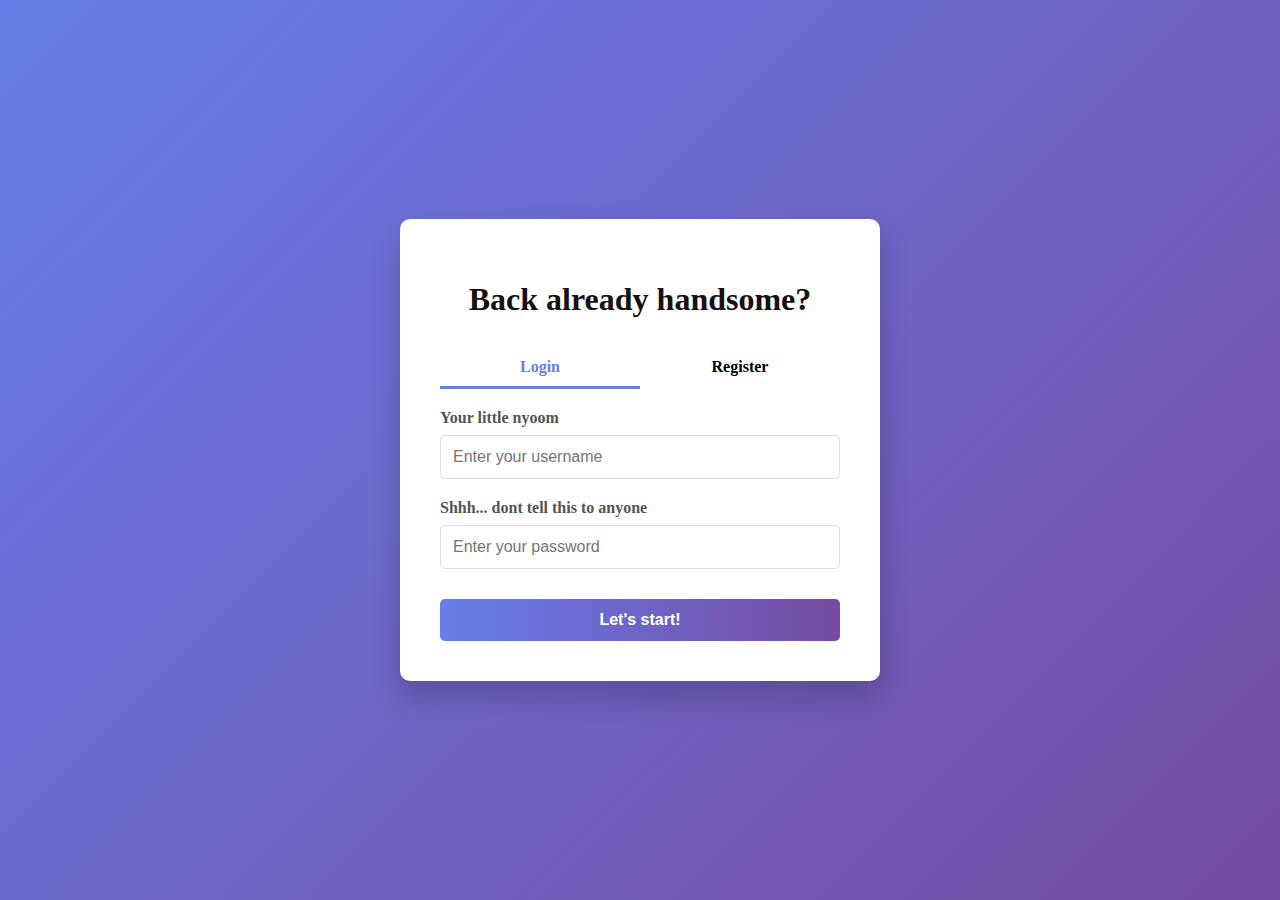
<file: index.html>
<!DOCTYPE html>
<html lang="en">
<head>
    <meta charset="UTF-8">
    <meta name="viewport" content="width=device-width, initial-scale=1.0">
    <link rel="stylesheet" hfr> 
    <title>DoggerBunch</title>
    <style>
        body {
            font-family: 'Segoe UI', Tahoma;
            background: linear-gradient(135deg, #667eea 0%, #764ba2 100%);
            margin: 0;
            padding: 0;
            height: 100vh;
            display: flex;
            justify-content: center;
            align-items: center;
            cursor: url('cursor.cur2'), auto;
            
        }
        .container {
            background-color: white;
            border-radius: 10px;
            box-shadow: 0 15px 30px rgba(0, 0, 0, 0.2);
            width: 400px;
            padding: 40px;
            text-align: center;
            
        }
   
        .heart {
            position: absolute;
            width: 30px;
            height: 30px;
            animation: heart-pop 0.8s ease-out forwards;
            pointer-events: none;
            background-image: url('data:image/svg+xml;utf8,<svg xmlns="http://www.w3.org/2000/svg" viewBox="0 0 24 24"><path fill="%23ff1493" d="M12 21.35l-1.45-1.32C5.4 15.36 2 12.28 2 8.5 2 5.42 4.42 3 7.5 3c1.74 0 3.41.81 4.5 2.09C13.09 3.81 14.76 3 16.5 3 19.58 3 22 5.42 22 8.5c0 3.78-3.4 6.86-8.55 11.54L12 21.35z"/></svg>');
        }
        @keyframes heart-pop {
            0% {
                transform: scale(0) translateY(0);
                opacity: 1;
            }
            50% {
                transform: scale(1.2) translateY(-20px);
            }
            100% {
                transform: scale(0) translateY(-40px);
                opacity: 0;
            }
        }
        h1 {
            color: #161111;
            margin-bottom: 30px;
        }
        .form-group {
            margin-bottom: 20px;
            text-align: left;
        }
        label {
            display: block;
            margin-bottom: 8px;
            font-weight: 600;
            color: #555;
        }
        input {
            width: 100%;
            padding: 12px;
            border: 1px solid #ddd;
            border-radius: 5px;
            font-size: 16px;
            box-sizing: border-box;
        }
        button {
            background: linear-gradient(to right, #667eea, #764ba2);
            color: white;
            border: none;
            padding: 12px 20px;
            border-radius: 5px;
            cursor: pointer;
            font-size: 16px;
            font-weight: 600;
            width: 100%;
            margin-top: 10px;
            transition: all 0.3s ease;
        }
        button:hover {
            transform: translateY(-2px);
            box-shadow: 0 5px 15px rgba(0, 0, 0, 0.1);
        }
        .tabs {
            display: flex;
            margin-bottom: 20px;
        }
        .tab {
            flex: 1;
            padding: 10px;
            cursor: pointer;
            border-bottom: 3px solid transparent;
            font-weight: 600;
        }
        .tab.active {
            border-bottom: 3px solid #667eea;
            color: #667eea;
        }
        .form-container {
            display: none;
        }
        .form-container.active {
            display: block;
        }
        .error {
            color: #e74c3c;
            font-size: 14px;
            margin-top: 5px;
            display: none;
        }
    </style>
</head>
<body>
   
        <script>
            const cursor = document.getElementById('cursor');
            
            document.addEventListener('mousemove', (e) => {
                cursor.style.left = `${e.clientX}px`;
                cursor.style.top = `${e.clientY}px`;
            });
    
            document.addEventListener('click', (e) => {
                const heart = document.createElement('div');
                heart.className = 'heart';
                heart.style.left = `${e.clientX}px`;
                heart.style.top = `${e.clientY}px`;
                document.body.appendChild(heart);
                
                setTimeout(() => heart.remove(), 1800);
            });
        </script>
    <div class="container">
        <h1>Back already handsome?</h1>
        
        <div class="tabs">
            <div class="tab active" onclick="switchTab('login')">Login</div>
            <div class="tab" onclick="switchTab('register')">Register</div>
        </div>
        
        <div id="login-form" class="form-container active">
            <div class="form-group">
                <label for="login-username">Your little nyoom</label>
                <input type="text" id="login-username" placeholder="Enter your username">
                <div id="login-username-error" class="error">Username is required</div>
            </div>
            <div class="form-group">
                <label for="login-password">Shhh... dont tell this to anyone</label>
                <input type="password" id="login-password" placeholder="Enter your password">
                <div id="login-password-error" class="error">Password is required</div>
            </div>
            <button onclick="login()">Let's start!</button>
        </div>
        
        <div id="register-form" class="form-container">
            <div class="form-group">
                <label for="register-username">Username</label>
                <input type="text" id="register-username" placeholder="Choose a username">
                <div id="register-username-error" class="error">Username must be at least 3 characters</div>
            </div>
            <div class="form-group">
                <label for="register-password">Password</label>
                <input type="password" id="register-password" placeholder="Choose a password">
                <div id="register-password-error" class="error">Password must be at least 6 characters</div>
            </div>
            <div class="form-group">
                <label for="register-email">Email (optional)</label>
                <input type="email" id="register-email" placeholder="Your email address">
            </div>
            <button onclick="register()">Register</button>
        </div>
    </div>

    <script>
        if (!localStorage.getItem('users')) {
            localStorage.setItem('users', JSON.stringify({}));
        }

        function switchTab(tabName) {
            document.querySelectorAll('.tab').forEach(tab => {
                tab.classList.remove('active');
            });
            document.querySelectorAll('.form-container').forEach(form => {
                form.classList.remove('active');
            });
            
            document.querySelector(`.tab[onclick="switchTab('${tabName}')"]`).classList.add('active');
            document.getElementById(`${tabName}-form`).classList.add('active');
        }

        function validateLogin() {
            let isValid = true;
            const username = document.getElementById('login-username').value.trim();
            const password = document.getElementById('login-password').value.trim();
            
            if (!username) {
                document.getElementById('login-username-error').style.display = 'block';
                isValid = false;
            } else {
                document.getElementById('login-username-error').style.display = 'none';
            }
            
            if (!password) {
                document.getElementById('login-password-error').style.display = 'block';
                isValid = false;
            } else {
                document.getElementById('login-password-error').style.display = 'none';
            }
            
            return isValid;
        }

        function validateRegister() {
            let isValid = true;
            const username = document.getElementById('register-username').value.trim();
            const password = document.getElementById('register-password').value.trim();
            
            if (username.length < 3) {
                document.getElementById('register-username-error').style.display = 'block';
                isValid = false;
            } else {
                document.getElementById('register-username-error').style.display = 'none';
            }
            
            if (password.length < 6) {
                document.getElementById('register-password-error').style.display = 'block';
                isValid = false;
            } else {
                document.getElementById('register-password-error').style.display = 'none';
            }
            
            return isValid;
        }

        function login() {
            if (!validateLogin()) return;
            
            const username = document.getElementById('login-username').value.trim();
            const password = document.getElementById('login-password').value.trim();
            
            const users = JSON.parse(localStorage.getItem('users'));
            const user = users[username];
            
            if (user && user.password === password) {

                const userId = 'user_' + Math.random().toString(36).substr(2, 9);
                localStorage.setItem('currentUser', JSON.stringify({
                    username: username,
                    userId: userId
                }));
                
                window.location.href = 'chatroom.html';
            } else {
                alert('Invalid username or password');
            }
        }

        function register() {
            if (!validateRegister()) return;
            
            const username = document.getElementById('register-username').value.trim();
            const password = document.getElementById('register-password').value.trim();
            const email = document.getElementById('register-email').value.trim();
            
            const users = JSON.parse(localStorage.getItem('users'));
            
            if (users[username]) {
                alert('Username already exists');
                return;
            }
            
            users[username] = {
                password: password,
                email: email,
                createdAt: new Date().toISOString()
            };
            
            localStorage.setItem('users', JSON.stringify(users));
            alert('Registration successful! Please login.');
            switchTab('login');

            document.getElementById('login-username').value = username;
            document.getElementById('login-password').value = password;
        }
    </script>
</body>
</html>
</file>
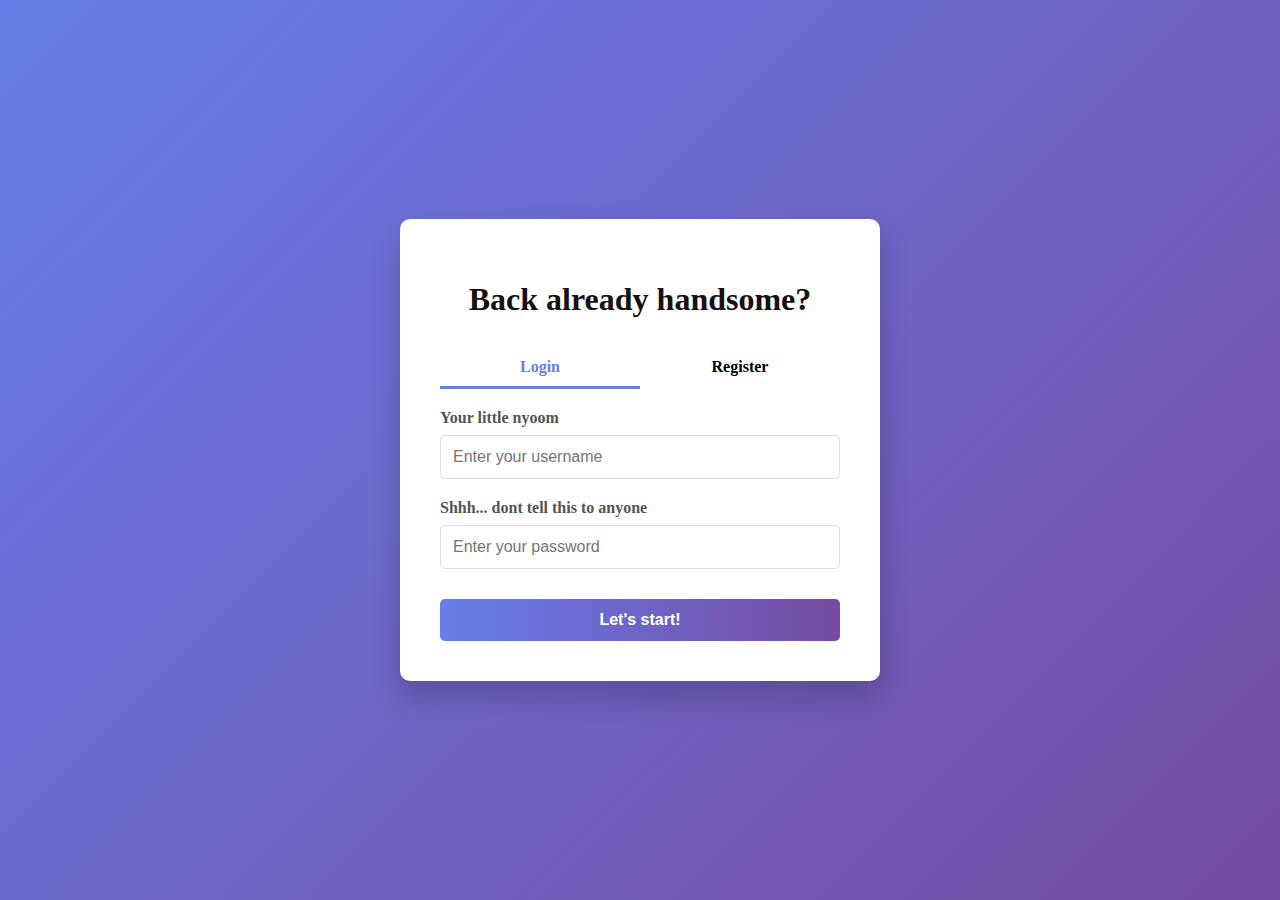
<file: chatroom.html>
<!DOCTYPE html>
<html lang="en">
<head>
    <meta charset="UTF-8">
    <meta name="viewport" content="width=device-width, initial-scale=1.0">
    <title>DoggerBunch</title>
    <style>
        :root {
            --primary-color: #152d95;
            --secondary-color: #921089;
            --dark-color: #2d3748;
            --light-color: #f7fafc;
        }
        
        * {
            box-sizing: border-box;
            margin: 0;
            padding: 0;
        }
        
        body {
            font-family: 'Segoe UI', Tahoma;
            background-color: var(--light-color);
            color: var(--dark-color);
            height: 100vh;
            display: flex;
            flex-direction: column;
            cursor: url('cursor.cur2'), auto;
        }
        cursor:hover {
            cursor: url('cursor.cur2'), auto;
        }
        cursor:active {
            cursor: url('cursor.cur2'), auto;
        }
        .heart {
            position: absolute;
            width: 30px;
            height: 30px;
            animation: heart-pop 0.8s ease-out forwards;
            pointer-events: none;
            background-image: url('data:image/svg+xml;utf8,<svg xmlns="http://www.w3.org/2000/svg" viewBox="0 0 24 24"><path fill="%23ff1493" d="M12 21.35l-1.45-1.32C5.4 15.36 2 12.28 2 8.5 2 5.42 4.42 3 7.5 3c1.74 0 3.41.81 4.5 2.09C13.09 3.81 14.76 3 16.5 3 19.58 3 22 5.42 22 8.5c0 3.78-3.4 6.86-8.55 11.54L12 21.35z"/></svg>');
        }
        @keyframes heart-pop {
            0% {
                transform: scale(0) translateY(0);
                opacity: 1;
            }
            50% {
                transform: scale(1.2) translateY(-20px);
            }
            100% {
                transform: scale(0) translateY(-40px);
                opacity: 0;
            }
        }
        
        header {
            background: linear-gradient(to right, var(--primary-color), var(--secondary-color));
            color: white;
            padding: 15px 20px;
            display: flex;
            justify-content: space-between;
            align-items: center;
            box-shadow: 0 2px 10px rgba(0, 0, 0, 0.1);
        }
        
        .user-info {
            display: flex;
            align-items: center;
            padding-right: 20px;
            margin-left: 10px;
        }
        
        .user-avatar {
            width: 40px;
            height: 40px;
            border-radius: 50%;
            background-color: white;
            margin-right: 10px;
            display: flex;
            justify-content: center;
            align-items: center;
            font-weight: bold;
            color: var(--primary-color);
        }
        
        .logout-btn {
            background-color: white;
            color: var(--primary-color);
            border: none;
            padding: 8px 15px;
            border-radius: 5px;
            cursor: pointer;
            font-weight: 600;
            transition: all 0.3s ease;
            margin-left: 30px;
        }
        
        .logout-btn:hover {
            background-color: rgba(255, 255, 255, 0.9);
        }
        
        .chat-container {
            display: flex;
            flex: 1;
            overflow: hidden;
        }
        
        .message-list {
            flex: 1;
            padding: 20px;
            overflow-y: auto;
            background-color: white;
        }
        
        .message {
            margin-bottom: 15px;
            padding: 15px;
            border-radius: 8px;
            background-color: #f0f4f8;
            position: relative;
            max-width: 80%;
        }
        
        .message.user-message {
            margin-left: auto;
            background-color: var(--primary-color);
            color: white;
        }
        
        .message-header {
            display: flex;
            justify-content: space-between;
            margin-bottom: 5px;
            font-size: 14px;
        }
        
        .message-username {
            font-weight: bold;
        }
        
        .message-time {
            opacity: 0.7;
        }
        
        .message-content {
            word-wrap: break-word;
        }
        
        .message-content img {
            max-width: 100%;
            border-radius: 5px;
        }
        
        .input-container {
            padding: 15px;
            background-color: white;
            border-top: 1px solid #e2e8f0;
            display: flex;
            flex-direction: column;
        }
        
        .message-input {
            width: 100%;
            min-height: 80px;
            padding: 12px;
            border: 1px solid #e2e8f0;
            border-radius: 5px;
            resize: none;
            font-family: 'Courier New', Courier, monospace;
            margin-bottom: 10px;
        }
        
        .send-btn {
            background: linear-gradient(to right, var(--primary-color), var(--secondary-color));
            color: white;
            border: none;
            padding: 12px 20px;
            border-radius: 5px;
            cursor: pointer;
            font-weight: 600;
            align-self: flex-end;
            transition: all 0.3s ease;
        }
        
        .send-btn:hover {
            opacity: 0.8;
        }

        .send-btn:active {
            opacity: 0.5
        }
        
        .tab-container {
            display: flex;
            margin-bottom: 10px;
        }
        
        .tab {
            padding: 8px 15px;
            cursor: pointer;
            border-bottom: 2px solid transparent;
            font-weight: 600;
        }
        
        .tab.active {
            border-bottom: 2px solid var(--primary-color);
            color: var(--primary-color);
        }
        
        @media (max-width: 468px) {
            .message {
                max-width: 90%;
            }
        }
    </style>
</head>
<body>
    <script>
        const cursor = document.getElementById('cursor');
        
        document.addEventListener('mousemove', (e) => {
            cursor.style.left = `${e.clientX}px`;
            cursor.style.top = `${e.clientY}px`;
        });

        document.addEventListener('click', (e) => {
            const heart = document.createElement('div');
            heart.className = 'heart';
            heart.style.left = `${e.clientX}px`;
            heart.style.top = `${e.clientY}px`;
            document.body.appendChild(heart);
            
            setTimeout(() => heart.remove(), 1800);
        });
    </script>
    <header>
        <h1>DoggerBunch</h1>
        <div class="user-info">
            <div class="user-avatar" id="user-avatar">U</div>
            <span id="username-display">User</span>
            <button class="logout-btn" onclick="logout()">Logout</button>
        </div>
    </header>

    <div class="chat-container">
        <div class="message-list" id="message-list">
        </div>
    </div>
    
    <div class="input-container">
        <div class="tab-container">
            <div class="tab active" onclick="switchTab('write')">Write</div>
        </div>
        
        <textarea class="message-input" id="message-input" placeholder="Yap away dogger...."></textarea>
        
        <button class="send-btn" onclick="sendMessage()">WOOF WOOF!!! SEND</button>
    </div>

    <script>
        const currentUser = JSON.parse(localStorage.getItem('currentUser'));
        if (!currentUser) {
            window.location.href = 'index.html';
        }
        
        document.getElementById('username-display').textContent = currentUser.username;
        document.getElementById('user-avatar').textContent = currentUser.username.charAt(0).toUpperCase();

        if (!localStorage.getItem('messages')) {
            localStorage.setItem('messages', JSON.stringify([]));
        }
        
        function loadMessages() {
            const messages = JSON.parse(localStorage.getItem('messages'));
            const messageList = document.getElementById('message-list');
            messageList.innerHTML = '';
            
            messages.forEach(msg => {
                const messageElement = document.createElement('div');
                messageElement.className = `message ${msg.userId === currentUser.userId ? 'user-message' : ''}`;
                
                const messageHeader = document.createElement('div');
                messageHeader.className = 'message-header';
                messageHeader.innerHTML = `
                    <span class="message-username">${msg.username}</span>
                    <span class="message-time">${new Date(msg.timestamp).toLocaleTimeString()}</span>
                `;
                
                const messageContent = document.createElement('div');
                messageContent.className = 'message-content';



                messageContent.innerHTML = msg.content;
                
                messageElement.appendChild(messageHeader);
                messageElement.appendChild(messageContent);
                messageList.appendChild(messageElement);
            });
            
            messageList.scrollTop = messageList.scrollHeight;
        }
        
        function sendMessage() {
            const input = document.getElementById('message-input');
            const content = input.value.trim();
            
            if (content) {
                const messages = JSON.parse(localStorage.getItem('messages'));
                messages.push({
                    userId: currentUser.userId,
                    username: currentUser.username,
                    content: content,
                    timestamp: new Date().toISOString()
                });
                
                localStorage.setItem('messages', JSON.stringify(messages));
                input.value = '';
                loadMessages();
            }
        }
        

        function logout() {
            localStorage.removeItem('currentUser');
            window.location.href = 'index.html';
        }
        
        document.getElementById('message-input').addEventListener('keydown', function(e) {
            if (e.key === 'Enter' && !e.shiftKey) {
                e.preventDefault();
                sendMessage();
            }
        });
        
        loadMessages();
    </script>
</body>
</html>
</file>
